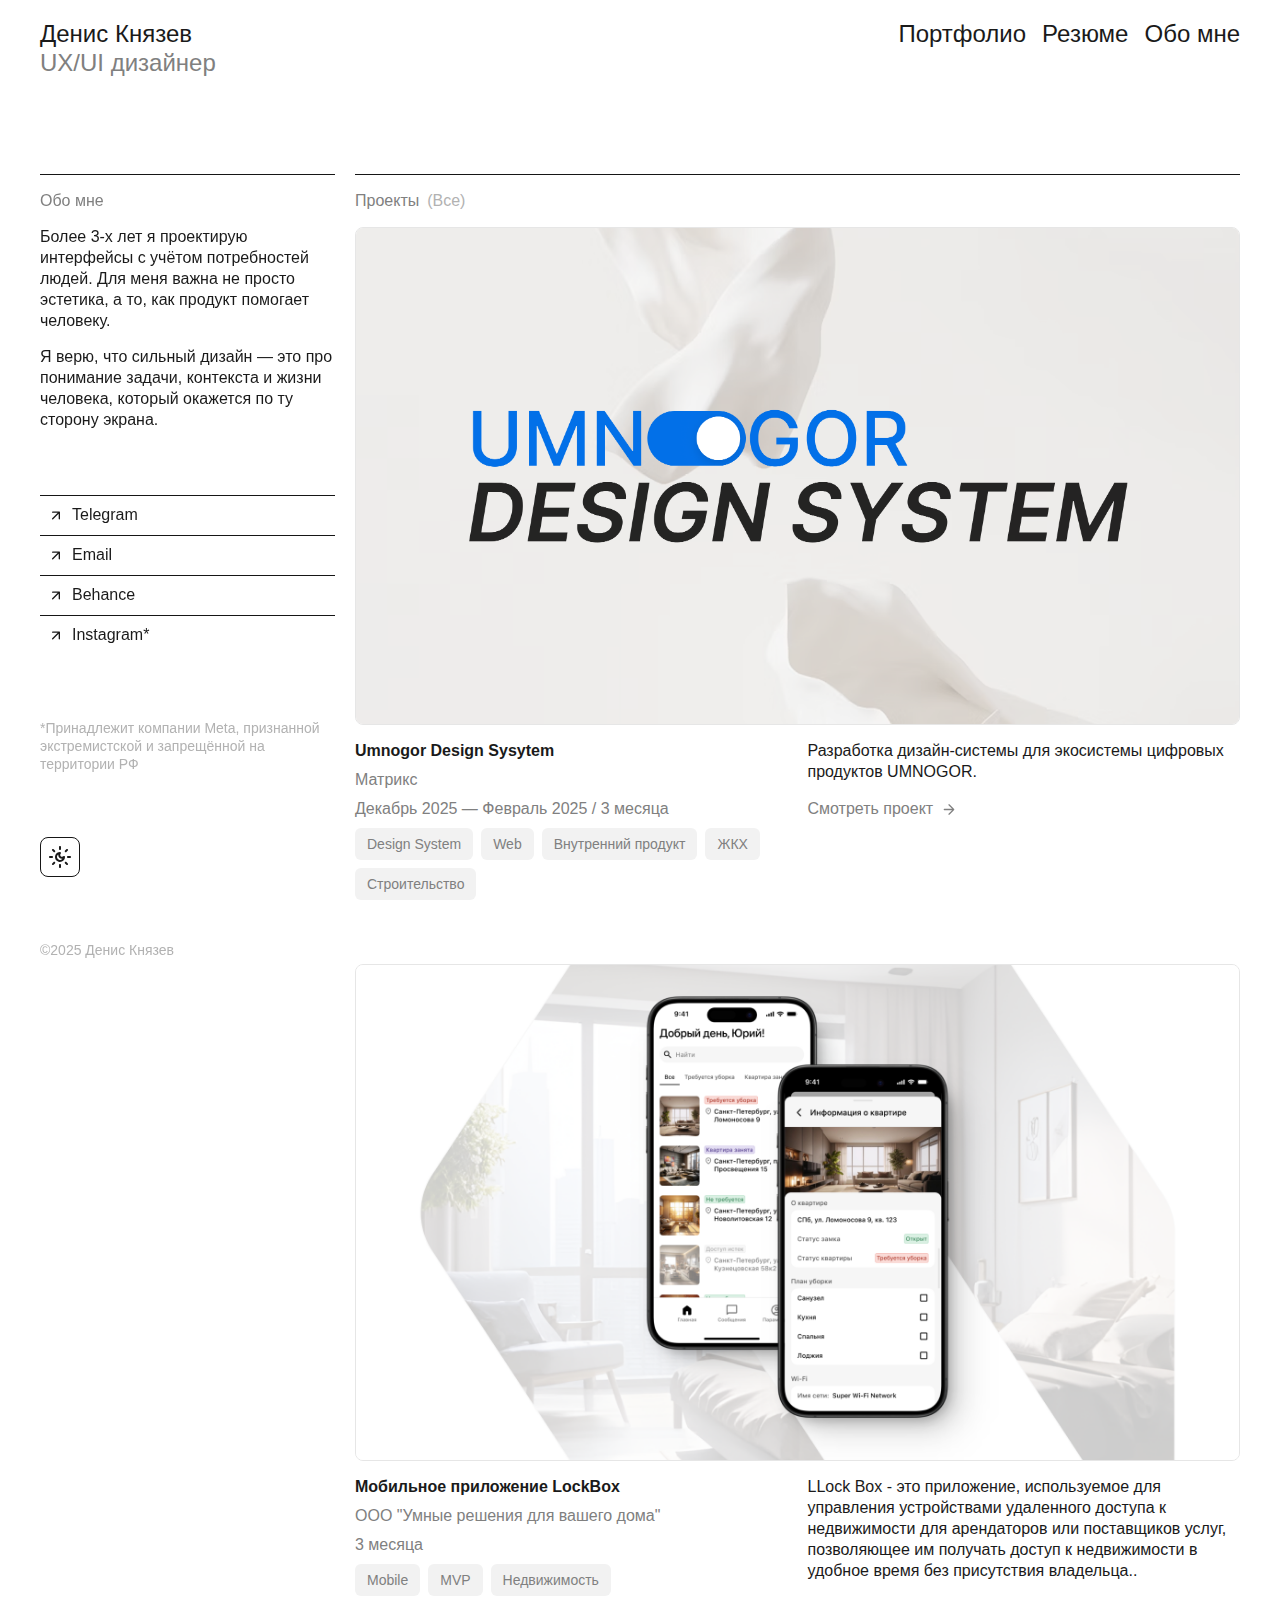
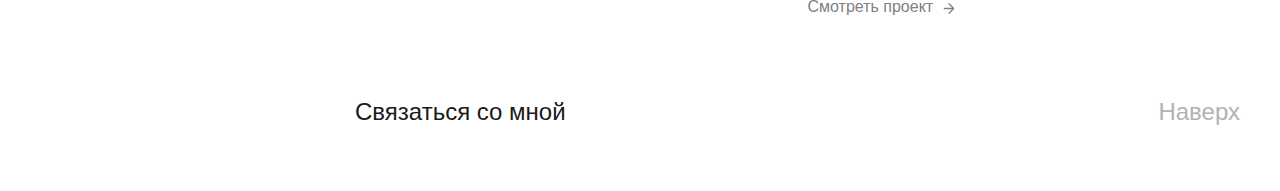
<file: index.html>
<!DOCTYPE html>
<html lang="ru" data-theme="light">
    <head>
        <meta charset="UTF-8">
        <meta name="viewport" content="width=device-width, initial-scale=1.0">

        <meta name="theme-color" media="(prefers-color-scheme: light)" content="#ffffff" />
        <meta name="theme-color" media="(prefers-color-scheme: dark)" content="#2C2C2C" />

        <title>Денис Князев | UX/UI designer</title>
        <meta name="description" content="Более 3-х лет я проектирую интерфейсы с учётом потребностей людей. Для меня важна не просто эстетика, а то, как продукт помогает человеку.">
        <meta name="author" content="Денис Князев">

        <link rel="icon" href="assets/icons/favicon.png">

        <link rel="stylesheet" href="styles/main.css">
    </head>

    <body>

        <header class="page-header">
            <h1 class="page-title text-large-title">
                <span class="text-primary">Денис Князев</span>
                <span class="text-secondary">UX/UI дизайнер</span>
            </h1>

            <nav>
                <ul class="main-nav">
                    <li><a href="okak.html" class="nav-link text-large-title text-primary">Портфолио</a></li>
                    <li><a href="okak.html" class="nav-link text-large-title text-primary">Резюме</a></li>
                    <li><a href="okak.html" class="nav-link text-large-title text-primary">Обо мне</a></li>
                </ul>
            </nav>

            <button id="burger" class="burger">
                <svg xmlns="http://www.w3.org/2000/svg" width="24" height="24" viewBox="0 0 24 24" fill="currentColor">
                    <path d="M20 17C20.5523 17 21 17.4477 21 18C21 18.5523 20.5523 19 20 19H4C3.44772 19 3 18.5523 3 18C3 17.4477 3.44772 17 4 17H20ZM20 11C20.5523 11 21 11.4477 21 12C21 12.5523 20.5523 13 20 13H4C3.44772 13 3 12.5523 3 12C3 11.4477 3.44772 11 4 11H20ZM20 5C20.5523 5 21 5.44772 21 6C21 6.55228 20.5523 7 20 7H4C3.44772 7 3 6.55228 3 6C3 5.44772 3.44772 5 4 5H20Z"/>
                </svg>
            </button>
        </header>

        <div id="overlay" class="overlay hidden">
            <header class="menu-header">
                <h1 class="menu-title text-large-title">
                    <span class="text-primary">Денис Князев</span>
                    <span class="text-secondary">UX/UI дизайнер</span>
                </h1>
                <button id="close" class="close">
                    <svg xmlns="http://www.w3.org/2000/svg" viewBox="0 0 24 24" fill="currentColor">
                        <path d="M17.293 5.29303C17.6836 4.9025 18.3166 4.9025 18.7071 5.29303C19.0976 5.68355 19.0976 6.31657 18.7071 6.70709L13.4141 12.0001L18.7071 17.293L18.7759 17.3687C19.0963 17.7615 19.0732 18.341 18.7071 18.7071C18.341 19.0732 17.7615 19.0963 17.3687 18.7759L17.293 18.7071L12.0001 13.4141L6.70709 18.7071C6.31657 19.0976 5.68355 19.0976 5.29303 18.7071C4.9025 18.3166 4.9025 17.6836 5.29303 17.293L10.586 12.0001L5.29303 6.70709L5.22418 6.63141C4.90378 6.23863 4.92689 5.65916 5.29303 5.29303C5.65916 4.92689 6.23863 4.90378 6.63141 5.22418L6.70709 5.29303L12.0001 10.586L17.293 5.29303Z"/>
                    </svg>
                </button>
            </header>

            <nav>
                <ul class="main-nav-mobile">
                    <li><a href="okak.html" class="nav-link text-large-title text-primary">Портфолио</a></li>
                    <li><a href="okak.html" class="nav-link text-large-title text-primary">Резюме</a></li>
                    <li><a href="okak.html" class="nav-link text-large-title text-primary">Обо мне</a></li>
                </ul>
            </nav>

            <nav class="contacts">
                    <ul class="contacts">
                        <li>
                            <a href="https://t.me/knyaze_v_denis" target="_blank" class="contact-link text-body text-primary">
                                <svg class="icon" xmlns="http://www.w3.org/2000/svg" viewBox="0 0 16 16" fill="currentColor">
                                    <path d="M12 11.8333C12 12.2015 11.7015 12.5 11.3333 12.5C10.9651 12.5 10.6667 12.2015 10.6667 11.8333V6.77604L5.13802 12.3047C4.87767 12.565 4.45566 12.565 4.19531 12.3047C3.93496 12.0443 3.93496 11.6223 4.19531 11.362L9.72396 5.83333H4.66667C4.29848 5.83333 4 5.53486 4 5.16667C4 4.79848 4.29848 4.5 4.66667 4.5H11.3333L11.4014 4.50358C11.7376 4.53767 12 4.82145 12 5.16667V11.8333Z"/>
                                </svg>
                                <span>Telegram</span>
                            </a>
                        </li>
                        <li>
                            <a href="mailto:knyaze.v.denis@yandex.ru?subject=Запрос%20на%20сотрудничество&body=Привет!%0A%0AЯ увидел твой сайт и хотел бы обсудить возможное сотрудничество.%0A%0AВот немного информации о проекте:%0A– Что за проект:%0A– Ожидаемые сроки:%0A– Бюджет (если есть):%0A%0AБуду рад(а) услышать твоё мнение!%0A%0AС уважением,%0A[Ваше имя]" class="contact-link text-body text-primary">
                                <svg class="icon" xmlns="http://www.w3.org/2000/svg" viewBox="0 0 16 16" fill="currentColor">
                                    <path d="M12 11.8333C12 12.2015 11.7015 12.5 11.3333 12.5C10.9651 12.5 10.6667 12.2015 10.6667 11.8333V6.77604L5.13802 12.3047C4.87767 12.565 4.45566 12.565 4.19531 12.3047C3.93496 12.0443 3.93496 11.6223 4.19531 11.362L9.72396 5.83333H4.66667C4.29848 5.83333 4 5.53486 4 5.16667C4 4.79848 4.29848 4.5 4.66667 4.5H11.3333L11.4014 4.50358C11.7376 4.53767 12 4.82145 12 5.16667V11.8333Z"/>
                                </svg>
                                <span>Email</span>
                            </a>
                        </li>
                        <li>
                            <a href="https://www.behance.net/knyazevdenis" target="_blank" class="contact-link text-body text-primary">
                                <svg class="icon" xmlns="http://www.w3.org/2000/svg" viewBox="0 0 16 16" fill="currentColor">
                                    <path d="M12 11.8333C12 12.2015 11.7015 12.5 11.3333 12.5C10.9651 12.5 10.6667 12.2015 10.6667 11.8333V6.77604L5.13802 12.3047C4.87767 12.565 4.45566 12.565 4.19531 12.3047C3.93496 12.0443 3.93496 11.6223 4.19531 11.362L9.72396 5.83333H4.66667C4.29848 5.83333 4 5.53486 4 5.16667C4 4.79848 4.29848 4.5 4.66667 4.5H11.3333L11.4014 4.50358C11.7376 4.53767 12 4.82145 12 5.16667V11.8333Z"/>
                                </svg>
                                <span>Behance</span>
                            </a>
                        </li>
                        <li>
                            <a href="https://www.instagram.com/knyazev.design?igsh=aDJkZXhpbDF3bmpn&utm_source=qr" target="_blank" class="contact-link text-body text-primary">
                                <svg class="icon" xmlns="http://www.w3.org/2000/svg" viewBox="0 0 16 16" fill="currentColor">
                                    <path d="M12 11.8333C12 12.2015 11.7015 12.5 11.3333 12.5C10.9651 12.5 10.6667 12.2015 10.6667 11.8333V6.77604L5.13802 12.3047C4.87767 12.565 4.45566 12.565 4.19531 12.3047C3.93496 12.0443 3.93496 11.6223 4.19531 11.362L9.72396 5.83333H4.66667C4.29848 5.83333 4 5.53486 4 5.16667C4 4.79848 4.29848 4.5 4.66667 4.5H11.3333L11.4014 4.50358C11.7376 4.53767 12 4.82145 12 5.16667V11.8333Z"/>
                                </svg>
                                <span>Instagram*</span>
                            </a>
                        </li>
                        <!-- <li>
                            <a href="#" class="contact-link text-body text-primary">
                                <svg class="icon" xmlns="http://www.w3.org/2000/svg" viewBox="0 0 16 16" fill="currentColor">
                                    <path d="M12 11.8333C12 12.2015 11.7015 12.5 11.3333 12.5C10.9651 12.5 10.6667 12.2015 10.6667 11.8333V6.77604L5.13802 12.3047C4.87767 12.565 4.45566 12.565 4.19531 12.3047C3.93496 12.0443 3.93496 11.6223 4.19531 11.362L9.72396 5.83333H4.66667C4.29848 5.83333 4 5.53486 4 5.16667C4 4.79848 4.29848 4.5 4.66667 4.5H11.3333L11.4014 4.50358C11.7376 4.53767 12 4.82145 12 5.16667V11.8333Z"/>
                                </svg>
                                <span>LinkedIn</span>
                            </a>
                        </li> -->
                        
                    </ul>
                </nav>

                <p class="footnote text-body-small text-tertiary">*Принадлежит компании Meta, признанной экстремистской и запрещённой на территории РФ</p>

                <!-- <button id="theme-toggle-mobile" class="theme-toggle-mobile">
                    <svg class="icon" xmlns="http://www.w3.org/2000/svg" viewBox="0 0 24 24" fill="currentColor">
                        <path d="M11 22V20C11 19.4477 11.4477 19 12 19C12.5523 19 13 19.4477 13 20V22C13 22.5523 12.5523 23 12 23C11.4477 23 11 22.5523 11 22ZM7.00732 18.4072L5.60693 19.8071C5.2164 20.1976 4.58336 20.1976 4.19287 19.8071C3.80238 19.4166 3.80244 18.7836 4.19287 18.3931L5.59277 16.9927L7.00732 18.4072ZM19.8071 18.3931L19.876 18.4688C20.1963 18.8615 20.1732 19.441 19.8071 19.8071C19.441 20.1732 18.8615 20.1963 18.4688 19.876L18.3931 19.8071L16.9927 18.4072L18.4072 16.9927L19.8071 18.3931ZM5.59277 16.9927C5.9833 16.6022 6.61682 16.6022 7.00732 16.9927C7.39783 17.3832 7.3978 18.0167 7.00732 18.4072L5.59277 16.9927ZM16.9927 16.9927C17.3832 16.6022 18.0167 16.6022 18.4072 16.9927L16.9927 18.4072C16.6022 18.0167 16.6022 17.3832 16.9927 16.9927ZM12 7C12.3984 7 12.7589 7.23657 12.9175 7.60205C13.076 7.96746 13.0025 8.39219 12.7305 8.68311C12.4061 9.02983 12.2289 9.48915 12.2368 9.96387C12.2447 10.4386 12.4368 10.8918 12.7725 11.2275C13.1082 11.5632 13.5614 11.7553 14.0361 11.7632C14.5108 11.7711 14.9702 11.5939 15.3169 11.2695C15.6078 10.9975 16.0325 10.924 16.3979 11.0825C16.7634 11.2411 17 11.6016 17 12C17 12.9889 16.7066 13.9556 16.1572 14.7778C15.6078 15.6 14.8272 16.2412 13.9136 16.6196C12.9999 16.9981 11.9943 17.0967 11.0244 16.9038C10.0546 16.7109 9.16358 16.2349 8.46436 15.5356C7.76513 14.8364 7.28914 13.9454 7.09619 12.9756C6.90327 12.0057 7.00193 11.0001 7.38037 10.0864C7.75881 9.17283 8.39996 8.39217 9.22217 7.84277C10.0444 7.29337 11.0111 7 12 7ZM10.2559 9.55908C9.79967 9.88505 9.44356 10.3329 9.22852 10.8521C9.00146 11.4002 8.94186 12.0035 9.05762 12.5854C9.17339 13.1673 9.45939 13.7016 9.87891 14.1211C10.2984 14.5406 10.8327 14.8266 11.4146 14.9424C11.9965 15.0581 12.5998 14.9985 13.1479 14.7715C13.6671 14.5564 14.1145 14.1999 14.4404 13.7437C14.2957 13.7578 14.1497 13.7651 14.0029 13.7627C13.0094 13.7461 12.061 13.3442 11.3584 12.6416C10.6558 11.939 10.2539 10.9906 10.2373 9.99707C10.2349 9.85012 10.2416 9.70396 10.2559 9.55908ZM4 11C4.55228 11 5 11.4477 5 12C5 12.5523 4.55228 13 4 13H2C1.44772 13 1 12.5523 1 12C1 11.4477 1.44772 11 2 11H4ZM22 11C22.5523 11 23 11.4477 23 12C23 12.5523 22.5523 13 22 13H20C19.4477 13 19 12.5523 19 12C19 11.4477 19.4477 11 20 11H22ZM7.00732 5.59277C7.3978 5.9833 7.39783 6.61682 7.00732 7.00732C6.61682 7.39783 5.9833 7.3978 5.59277 7.00732L7.00732 5.59277ZM18.4072 7.00732C18.0167 7.3978 17.3832 7.39783 16.9927 7.00732C16.6022 6.61682 16.6022 5.9833 16.9927 5.59277L18.4072 7.00732ZM4.19287 4.19287C4.55897 3.82677 5.13848 3.80372 5.53125 4.12402L5.60693 4.19287L7.00732 5.59277L5.59277 7.00732L4.19287 5.60693L4.12402 5.53125C3.80372 5.13848 3.82677 4.55897 4.19287 4.19287ZM18.4688 4.12402C18.8615 3.80372 19.441 3.82677 19.8071 4.19287C20.1732 4.55897 20.1963 5.13848 19.876 5.53125L19.8071 5.60693L18.4072 7.00732L16.9927 5.59277L18.3931 4.19287L18.4688 4.12402ZM11 4V2C11 1.44772 11.4477 1 12 1C12.5523 1 13 1.44772 13 2V4C13 4.55228 12.5523 5 12 5C11.4477 5 11 4.55228 11 4Z"/>
                    </svg>
                </button> -->

            <p class="copy text-body-small text-tertiary">&copy;2025 Денис Князев</p>

        </div>

        <main class="page-content">
            <aside class="sidebar">
                <section class="short-about">
                    <h2 class="text-body text-secondary">Обо мне</h2>
                    <p class="text-body text-primary">Более 3-х лет я проектирую интерфейсы с учётом потребностей людей. Для меня важна не просто эстетика, а то, как продукт помогает человеку.</p>
                    <p class="text-body text-primary">Я верю, что сильный дизайн — это про понимание задачи, контекста и жизни человека, который окажется по ту сторону экрана.</p>
                </section>

                <nav class="contacts">
                    <ul class="contacts">
                        <li>
                            <a href="https://t.me/knyaze_v_denis" target="_blank" class="contact-link text-body text-primary">
                                <svg class="icon" xmlns="http://www.w3.org/2000/svg" viewBox="0 0 16 16" fill="currentColor">
                                    <path d="M12 11.8333C12 12.2015 11.7015 12.5 11.3333 12.5C10.9651 12.5 10.6667 12.2015 10.6667 11.8333V6.77604L5.13802 12.3047C4.87767 12.565 4.45566 12.565 4.19531 12.3047C3.93496 12.0443 3.93496 11.6223 4.19531 11.362L9.72396 5.83333H4.66667C4.29848 5.83333 4 5.53486 4 5.16667C4 4.79848 4.29848 4.5 4.66667 4.5H11.3333L11.4014 4.50358C11.7376 4.53767 12 4.82145 12 5.16667V11.8333Z"/>
                                </svg>
                                <span>Telegram</span>
                            </a>
                        </li>
                        <li>
                            <a href="mailto:knyaze.v.denis@yandex.ru?subject=Запрос%20на%20сотрудничество&body=Привет!%0A%0AЯ увидел твой сайт и хотел бы обсудить возможное сотрудничество.%0A%0AВот немного информации о проекте:%0A– Что за проект:%0A– Ожидаемые сроки:%0A– Бюджет (если есть):%0A%0AБуду рад(а) услышать твоё мнение!%0A%0AС уважением,%0A[Ваше имя]" class="contact-link text-body text-primary">
                                <svg class="icon" xmlns="http://www.w3.org/2000/svg" viewBox="0 0 16 16" fill="currentColor">
                                    <path d="M12 11.8333C12 12.2015 11.7015 12.5 11.3333 12.5C10.9651 12.5 10.6667 12.2015 10.6667 11.8333V6.77604L5.13802 12.3047C4.87767 12.565 4.45566 12.565 4.19531 12.3047C3.93496 12.0443 3.93496 11.6223 4.19531 11.362L9.72396 5.83333H4.66667C4.29848 5.83333 4 5.53486 4 5.16667C4 4.79848 4.29848 4.5 4.66667 4.5H11.3333L11.4014 4.50358C11.7376 4.53767 12 4.82145 12 5.16667V11.8333Z"/>
                                </svg>
                                <span>Email</span>
                            </a>
                        </li>
                        <li>
                            <a href="https://www.behance.net/knyazevdenis" target="_blank" class="contact-link text-body text-primary">
                                <svg class="icon" xmlns="http://www.w3.org/2000/svg" viewBox="0 0 16 16" fill="currentColor">
                                    <path d="M12 11.8333C12 12.2015 11.7015 12.5 11.3333 12.5C10.9651 12.5 10.6667 12.2015 10.6667 11.8333V6.77604L5.13802 12.3047C4.87767 12.565 4.45566 12.565 4.19531 12.3047C3.93496 12.0443 3.93496 11.6223 4.19531 11.362L9.72396 5.83333H4.66667C4.29848 5.83333 4 5.53486 4 5.16667C4 4.79848 4.29848 4.5 4.66667 4.5H11.3333L11.4014 4.50358C11.7376 4.53767 12 4.82145 12 5.16667V11.8333Z"/>
                                </svg>
                                <span>Behance</span>
                            </a>
                        </li>
                        <li>
                            <a href="https://www.instagram.com/knyazev.design?igsh=aDJkZXhpbDF3bmpn&utm_source=qr" target="_blank" class="contact-link text-body text-primary">
                                <svg class="icon" xmlns="http://www.w3.org/2000/svg" viewBox="0 0 16 16" fill="currentColor">
                                    <path d="M12 11.8333C12 12.2015 11.7015 12.5 11.3333 12.5C10.9651 12.5 10.6667 12.2015 10.6667 11.8333V6.77604L5.13802 12.3047C4.87767 12.565 4.45566 12.565 4.19531 12.3047C3.93496 12.0443 3.93496 11.6223 4.19531 11.362L9.72396 5.83333H4.66667C4.29848 5.83333 4 5.53486 4 5.16667C4 4.79848 4.29848 4.5 4.66667 4.5H11.3333L11.4014 4.50358C11.7376 4.53767 12 4.82145 12 5.16667V11.8333Z"/>
                                </svg>
                                <span>Instagram*</span>
                            </a>
                        </li>
                        <!-- <li>
                            <a href="#" target="_blank" class="contact-link text-body text-primary">
                                <svg class="icon" xmlns="http://www.w3.org/2000/svg" viewBox="0 0 16 16" fill="currentColor">
                                    <path d="M12 11.8333C12 12.2015 11.7015 12.5 11.3333 12.5C10.9651 12.5 10.6667 12.2015 10.6667 11.8333V6.77604L5.13802 12.3047C4.87767 12.565 4.45566 12.565 4.19531 12.3047C3.93496 12.0443 3.93496 11.6223 4.19531 11.362L9.72396 5.83333H4.66667C4.29848 5.83333 4 5.53486 4 5.16667C4 4.79848 4.29848 4.5 4.66667 4.5H11.3333L11.4014 4.50358C11.7376 4.53767 12 4.82145 12 5.16667V11.8333Z"/>
                                </svg>
                                <span>LinkedIn</span>
                            </a>
                        </li> -->
                        
                    </ul>
                </nav>

                <p class="footnote text-body-small text-tertiary">*Принадлежит компании Meta, признанной экстремистской и запрещённой на территории РФ</p>

                <button id="theme-toggle" class="theme-toggle">
                    <svg class="icon" xmlns="http://www.w3.org/2000/svg" viewBox="0 0 24 24" fill="currentColor">
                        <path d="M11 22V20C11 19.4477 11.4477 19 12 19C12.5523 19 13 19.4477 13 20V22C13 22.5523 12.5523 23 12 23C11.4477 23 11 22.5523 11 22ZM7.00732 18.4072L5.60693 19.8071C5.2164 20.1976 4.58336 20.1976 4.19287 19.8071C3.80238 19.4166 3.80244 18.7836 4.19287 18.3931L5.59277 16.9927L7.00732 18.4072ZM19.8071 18.3931L19.876 18.4688C20.1963 18.8615 20.1732 19.441 19.8071 19.8071C19.441 20.1732 18.8615 20.1963 18.4688 19.876L18.3931 19.8071L16.9927 18.4072L18.4072 16.9927L19.8071 18.3931ZM5.59277 16.9927C5.9833 16.6022 6.61682 16.6022 7.00732 16.9927C7.39783 17.3832 7.3978 18.0167 7.00732 18.4072L5.59277 16.9927ZM16.9927 16.9927C17.3832 16.6022 18.0167 16.6022 18.4072 16.9927L16.9927 18.4072C16.6022 18.0167 16.6022 17.3832 16.9927 16.9927ZM12 7C12.3984 7 12.7589 7.23657 12.9175 7.60205C13.076 7.96746 13.0025 8.39219 12.7305 8.68311C12.4061 9.02983 12.2289 9.48915 12.2368 9.96387C12.2447 10.4386 12.4368 10.8918 12.7725 11.2275C13.1082 11.5632 13.5614 11.7553 14.0361 11.7632C14.5108 11.7711 14.9702 11.5939 15.3169 11.2695C15.6078 10.9975 16.0325 10.924 16.3979 11.0825C16.7634 11.2411 17 11.6016 17 12C17 12.9889 16.7066 13.9556 16.1572 14.7778C15.6078 15.6 14.8272 16.2412 13.9136 16.6196C12.9999 16.9981 11.9943 17.0967 11.0244 16.9038C10.0546 16.7109 9.16358 16.2349 8.46436 15.5356C7.76513 14.8364 7.28914 13.9454 7.09619 12.9756C6.90327 12.0057 7.00193 11.0001 7.38037 10.0864C7.75881 9.17283 8.39996 8.39217 9.22217 7.84277C10.0444 7.29337 11.0111 7 12 7ZM10.2559 9.55908C9.79967 9.88505 9.44356 10.3329 9.22852 10.8521C9.00146 11.4002 8.94186 12.0035 9.05762 12.5854C9.17339 13.1673 9.45939 13.7016 9.87891 14.1211C10.2984 14.5406 10.8327 14.8266 11.4146 14.9424C11.9965 15.0581 12.5998 14.9985 13.1479 14.7715C13.6671 14.5564 14.1145 14.1999 14.4404 13.7437C14.2957 13.7578 14.1497 13.7651 14.0029 13.7627C13.0094 13.7461 12.061 13.3442 11.3584 12.6416C10.6558 11.939 10.2539 10.9906 10.2373 9.99707C10.2349 9.85012 10.2416 9.70396 10.2559 9.55908ZM4 11C4.55228 11 5 11.4477 5 12C5 12.5523 4.55228 13 4 13H2C1.44772 13 1 12.5523 1 12C1 11.4477 1.44772 11 2 11H4ZM22 11C22.5523 11 23 11.4477 23 12C23 12.5523 22.5523 13 22 13H20C19.4477 13 19 12.5523 19 12C19 11.4477 19.4477 11 20 11H22ZM7.00732 5.59277C7.3978 5.9833 7.39783 6.61682 7.00732 7.00732C6.61682 7.39783 5.9833 7.3978 5.59277 7.00732L7.00732 5.59277ZM18.4072 7.00732C18.0167 7.3978 17.3832 7.39783 16.9927 7.00732C16.6022 6.61682 16.6022 5.9833 16.9927 5.59277L18.4072 7.00732ZM4.19287 4.19287C4.55897 3.82677 5.13848 3.80372 5.53125 4.12402L5.60693 4.19287L7.00732 5.59277L5.59277 7.00732L4.19287 5.60693L4.12402 5.53125C3.80372 5.13848 3.82677 4.55897 4.19287 4.19287ZM18.4688 4.12402C18.8615 3.80372 19.441 3.82677 19.8071 4.19287C20.1732 4.55897 20.1963 5.13848 19.876 5.53125L19.8071 5.60693L18.4072 7.00732L16.9927 5.59277L18.3931 4.19287L18.4688 4.12402ZM11 4V2C11 1.44772 11.4477 1 12 1C12.5523 1 13 1.44772 13 2V4C13 4.55228 12.5523 5 12 5C11.4477 5 11 4.55228 11 4Z"/>
                    </svg>
                </button>

                <p class="copy text-body-small text-tertiary">&copy;2025 Денис Князев</p>
            </aside>

            <section class="projects">
                <header class="projects-header">
                    <h2 class="text-body text-secondary">Проекты</h2>
                    <a href="okak.html" class="link-button text-body text-tertiary">(Все)</a>
                </header>

                <div class="projects-list">
                    <article class="project-card">
                        <a href="okak.html">
                            <img class="project-cover" src="assets/images/uds-cover.png">
                        </a>

                        <div class="project-content">
                            <div class="project-info">
                                <h3 class="text-title text-primary">Umnogor Design Sysytem</h3>
                                <p class="text-body text-secondary">Матрикс</p>
                                <p class="text-body text-secondary">Декабрь 2025 — Февраль 2025 / 3 месяца</p>
                                
                                <ul class="tag-list">
                                    <li class="tag text-body-small text-secondary">Design System</li>
                                    <li class="tag text-body-small text-secondary">Web</li>
                                    <li class="tag text-body-small text-secondary">Внутренний продукт</li>
                                    <li class="tag text-body-small text-secondary">ЖКХ</li>
                                    <li class="tag text-body-small text-secondary">Строительство</li>
                                </ul>
                            </div>

                            <div class="project-description">
                                <p class="text-body text-primary">Разработка дизайн-системы для экосистемы цифровых продуктов UMNOGOR.</p>
                                <a href="okak.html" class="project-link text-body text-secondary">
                                    <span>Смотреть проект</span>
                                    <svg class="icon" xmlns="http://www.w3.org/2000/svg" viewBox="0 0 16 16" fill="currentColor">
                                        <path d="M7.528 3.36186C7.77208 3.11777 8.1584 3.10236 8.42025 3.31596L8.4707 3.36186L13.1374 8.02852C13.3977 8.28887 13.3977 8.71088 13.1374 8.97123L8.4707 13.6379C8.21035 13.8982 7.78834 13.8982 7.528 13.6379C7.26765 13.3775 7.26765 12.9555 7.528 12.6952L11.0566 9.16654H3.33268C2.96449 9.16654 2.66602 8.86807 2.66602 8.49988C2.66602 8.13169 2.96449 7.83321 3.33268 7.83321H11.0566L7.528 4.30456L7.4821 4.25411C7.2685 3.99226 7.28391 3.60594 7.528 3.36186Z"/>
                                    </svg>
                                </a>
                            </div>
                        </div>
                    </article>
                    
                    <article class="project-card">
                        <a href="okak.html">
                            <img class="project-cover" src="assets/images/lock-box-cover.png">
                        </a>

                        <div class="project-content">
                            <div class="project-info">
                                <h3 class="text-title text-primary">Мобильное приложение LockBox</h3>
                                <p class="text-body text-secondary">ООО "Умные решения для вашего дома"</p>
                                <p class="text-body text-secondary">3 месяца</p>
                                
                                <ul class="tag-list">
                                    <li class="tag text-body-small text-secondary">Mobile</li>
                                    <li class="tag text-body-small text-secondary">MVP</li>
                                    <li class="tag text-body-small text-secondary">Недвижимость</li>
                                </ul>
                            </div>

                            <div class="project-description">
                                <p class="text-body text-primary">LLock Box - это приложение, используемое для управления устройствами удаленного доступа к недвижимости для арендаторов или поставщиков услуг, позволяющее им получать доступ к недвижимости в удобное время без присутствия владельца..</p>
                                <a href="okak.html" class="project-link text-body text-secondary">
                                    <span>Смотреть проект</span>
                                    <svg class="icon" xmlns="http://www.w3.org/2000/svg" viewBox="0 0 16 16" fill="currentColor">
                                        <path d="M7.528 3.36186C7.77208 3.11777 8.1584 3.10236 8.42025 3.31596L8.4707 3.36186L13.1374 8.02852C13.3977 8.28887 13.3977 8.71088 13.1374 8.97123L8.4707 13.6379C8.21035 13.8982 7.78834 13.8982 7.528 13.6379C7.26765 13.3775 7.26765 12.9555 7.528 12.6952L11.0566 9.16654H3.33268C2.96449 9.16654 2.66602 8.86807 2.66602 8.49988C2.66602 8.13169 2.96449 7.83321 3.33268 7.83321H11.0566L7.528 4.30456L7.4821 4.25411C7.2685 3.99226 7.28391 3.60594 7.528 3.36186Z"/>
                                    </svg>
                                </a>
                            </div>
                        </div>
                    </article>
                </div>

                <footer class="projects-footer">
                    <a href="https://t.me/knyaze_v_denis" target="_blank" class="nav-link text-large-title text-primary">Связаться со мной</a>
                    <a href="#" class="link-button text-large-title text-tertiary">Наверх</a>
                </footer>

            </section>
        </main>


        <script>
            const html = document.documentElement;
            const toggle = document.getElementById('theme-toggle');

            // 1. Проверяем, была ли уже сохранена тема
            const savedTheme = localStorage.getItem('theme');

            if (savedTheme) {
                html.setAttribute('data-theme', savedTheme);
            } else {
                // 2. Иначе определяем по системной настройке
                const prefersDark = window.matchMedia('(prefers-color-scheme: dark)').matches;
                html.setAttribute('data-theme', prefersDark ? 'dark' : 'light');
            }

            // 3. Переключение вручную
            toggle.addEventListener('click', () => {
                const current = html.getAttribute('data-theme');
                const next = current === 'dark' ? 'light' : 'dark';
                html.setAttribute('data-theme', next);
                localStorage.setItem('theme', next); // сохраняем выбор
            });
        </script>


        <script>
            const burger = document.getElementById('burger');
            const overlay = document.getElementById('overlay');
            const closeBtn = document.getElementById('close');

            // Показать меню
            burger.addEventListener('click', () => {
            overlay.classList.remove('hidden');
            overlay.classList.add('show');
            });

            // Скрыть меню
            closeBtn.addEventListener('click', () => {
            overlay.classList.remove('show');
            overlay.classList.add('hidden');
            });

            // Клик вне меню (по затемнённому фону)
            overlay.addEventListener('click', (e) => {
            if (e.target === overlay) {
                overlay.classList.remove('show');
                overlay.classList.add('hidden');
            }
            });
        </script>
    </body>
</html>
</file>
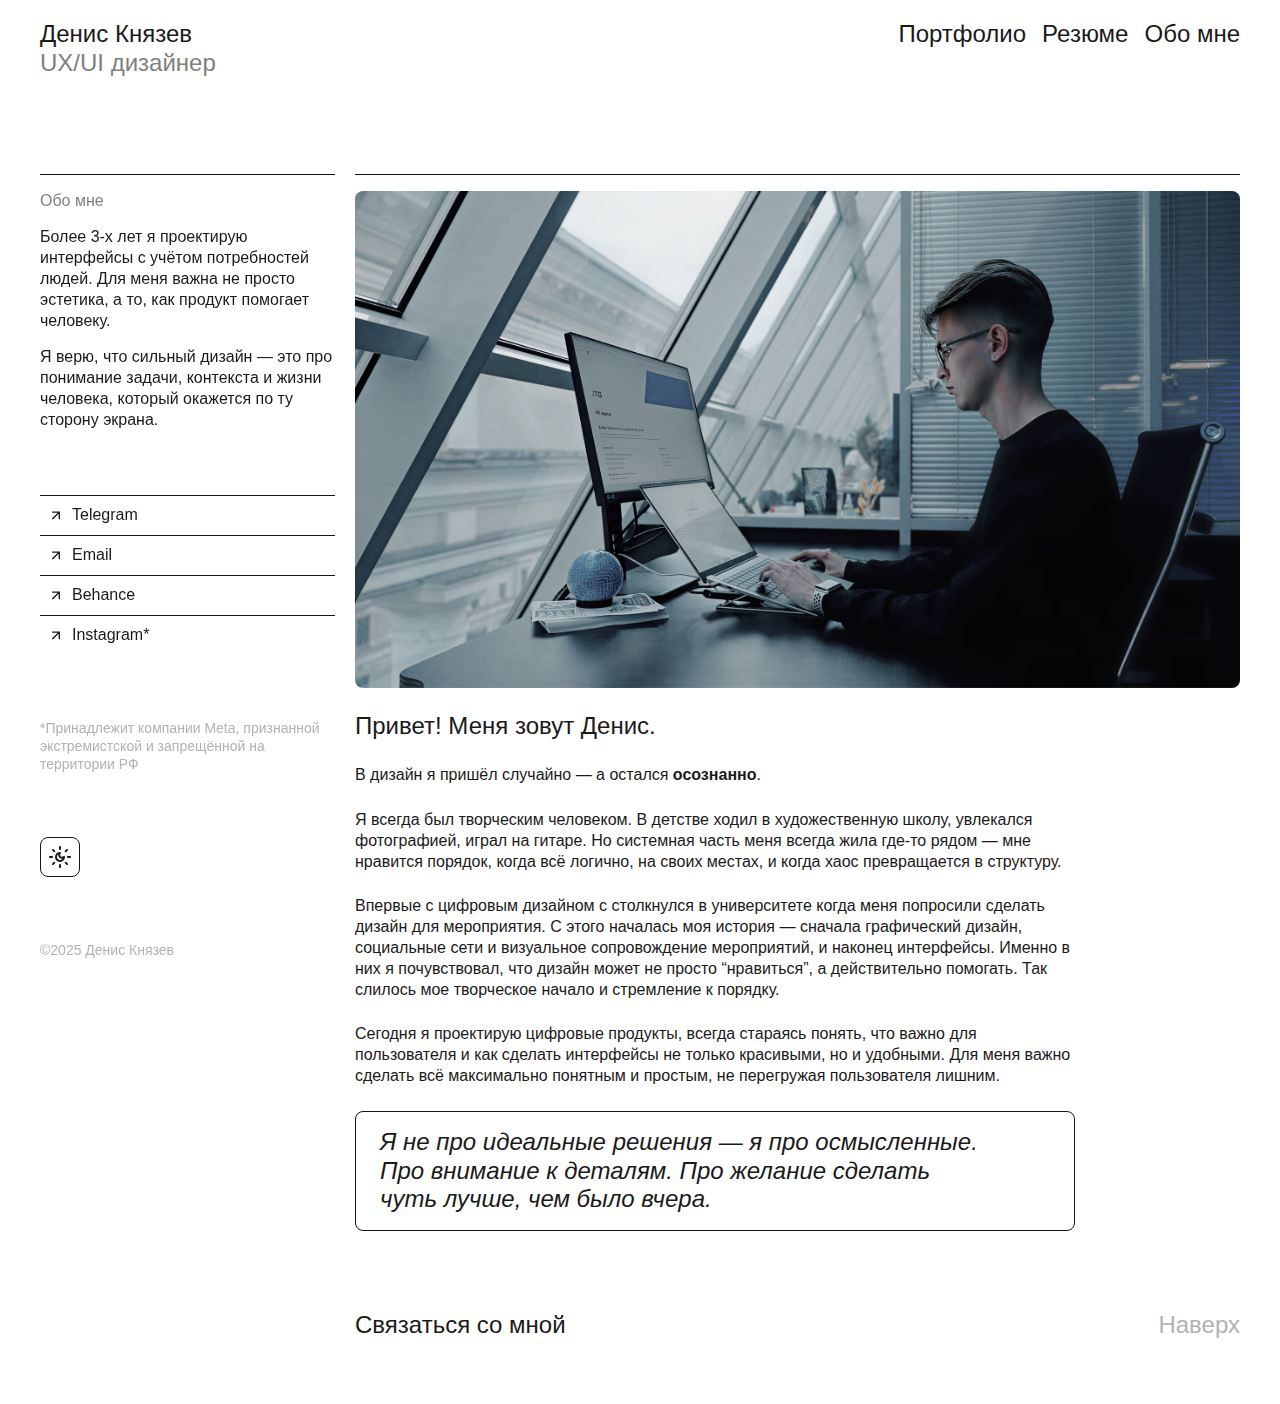
<file: about-me.html>
<!DOCTYPE html>
<html lang="ru" data-theme="light">
    <head>
        <meta charset="UTF-8">
        <meta name="viewport" content="width=device-width, initial-scale=1.0">

        <meta name="theme-color" media="(prefers-color-scheme: light)" content="#ffffff" />
        <meta name="theme-color" media="(prefers-color-scheme: dark)" content="#2C2C2C" />

        <title>Денис Князев | UX/UI designer</title>
        <meta name="description" content="Более 3-х лет я проектирую интерфейсы с учётом потребностей людей. Для меня важна не просто эстетика, а то, как продукт помогает человеку.">
        <meta name="author" content="Денис Князев">

        <link rel="icon" href="assets/icons/favicon.png">

        <link rel="stylesheet" href="styles/main.css">
    </head>

    <body>

        <header class="page-header">
            <a href="index.html">
                <h1 class="page-title text-large-title">
                    <span class="text-primary">Денис Князев</span>
                    <span class="text-secondary">UX/UI дизайнер</span>
                </h1>
            </a>

            <nav>
                <ul class="main-nav">
                    <li><a href="empty-page.html" class="nav-link text-large-title text-primary">Портфолио</a></li>
                    <li><a href="empty-page.html" class="nav-link text-large-title text-primary">Резюме</a></li>
                    <li><a href="about-me.html" class="nav-link text-large-title text-primary">Обо мне</a></li>
                </ul>
            </nav>

            <button id="burger" class="burger">
                <svg xmlns="http://www.w3.org/2000/svg" width="24" height="24" viewBox="0 0 24 24" fill="currentColor">
                    <path d="M20 17C20.5523 17 21 17.4477 21 18C21 18.5523 20.5523 19 20 19H4C3.44772 19 3 18.5523 3 18C3 17.4477 3.44772 17 4 17H20ZM20 11C20.5523 11 21 11.4477 21 12C21 12.5523 20.5523 13 20 13H4C3.44772 13 3 12.5523 3 12C3 11.4477 3.44772 11 4 11H20ZM20 5C20.5523 5 21 5.44772 21 6C21 6.55228 20.5523 7 20 7H4C3.44772 7 3 6.55228 3 6C3 5.44772 3.44772 5 4 5H20Z"/>
                </svg>
            </button>
        </header>

        <div id="overlay" class="overlay hidden">
            <header class="menu-header">
                <h1 class="menu-title text-large-title">
                    <span class="text-primary">Денис Князев</span>
                    <span class="text-secondary">UX/UI дизайнер</span>
                </h1>
                <button id="close" class="close">
                    <svg xmlns="http://www.w3.org/2000/svg" viewBox="0 0 24 24" fill="currentColor">
                        <path d="M17.293 5.29303C17.6836 4.9025 18.3166 4.9025 18.7071 5.29303C19.0976 5.68355 19.0976 6.31657 18.7071 6.70709L13.4141 12.0001L18.7071 17.293L18.7759 17.3687C19.0963 17.7615 19.0732 18.341 18.7071 18.7071C18.341 19.0732 17.7615 19.0963 17.3687 18.7759L17.293 18.7071L12.0001 13.4141L6.70709 18.7071C6.31657 19.0976 5.68355 19.0976 5.29303 18.7071C4.9025 18.3166 4.9025 17.6836 5.29303 17.293L10.586 12.0001L5.29303 6.70709L5.22418 6.63141C4.90378 6.23863 4.92689 5.65916 5.29303 5.29303C5.65916 4.92689 6.23863 4.90378 6.63141 5.22418L6.70709 5.29303L12.0001 10.586L17.293 5.29303Z"/>
                    </svg>
                </button>
            </header>

            <nav>
                <ul class="main-nav-mobile">
                    <li><a href="empty-page.html" class="nav-link text-large-title text-primary">Портфолио</a></li>
                    <li><a href="empty-page.html" class="nav-link text-large-title text-primary">Резюме</a></li>
                    <li><a href="about-me.html" class="nav-link text-large-title text-primary">Обо мне</a></li>
                </ul>
            </nav>

            <nav class="contacts">
                    <ul class="contacts">
                        <li>
                            <a href="https://t.me/knyaze_v_denis" target="_blank" class="contact-link text-body text-primary">
                                <svg class="icon" xmlns="http://www.w3.org/2000/svg" viewBox="0 0 16 16" fill="currentColor">
                                    <path d="M12 11.8333C12 12.2015 11.7015 12.5 11.3333 12.5C10.9651 12.5 10.6667 12.2015 10.6667 11.8333V6.77604L5.13802 12.3047C4.87767 12.565 4.45566 12.565 4.19531 12.3047C3.93496 12.0443 3.93496 11.6223 4.19531 11.362L9.72396 5.83333H4.66667C4.29848 5.83333 4 5.53486 4 5.16667C4 4.79848 4.29848 4.5 4.66667 4.5H11.3333L11.4014 4.50358C11.7376 4.53767 12 4.82145 12 5.16667V11.8333Z"/>
                                </svg>
                                <span>Telegram</span>
                            </a>
                        </li>
                        <li>
                            <a href="mailto:knyaze.v.denis@yandex.ru?subject=Запрос%20на%20сотрудничество&body=Привет!%0A%0AЯ увидел твой сайт и хотел бы обсудить возможное сотрудничество.%0A%0AВот немного информации о проекте:%0A– Что за проект:%0A– Ожидаемые сроки:%0A– Бюджет (если есть):%0A%0AБуду рад(а) услышать твоё мнение!%0A%0AС уважением,%0A[Ваше имя]" class="contact-link text-body text-primary">
                                <svg class="icon" xmlns="http://www.w3.org/2000/svg" viewBox="0 0 16 16" fill="currentColor">
                                    <path d="M12 11.8333C12 12.2015 11.7015 12.5 11.3333 12.5C10.9651 12.5 10.6667 12.2015 10.6667 11.8333V6.77604L5.13802 12.3047C4.87767 12.565 4.45566 12.565 4.19531 12.3047C3.93496 12.0443 3.93496 11.6223 4.19531 11.362L9.72396 5.83333H4.66667C4.29848 5.83333 4 5.53486 4 5.16667C4 4.79848 4.29848 4.5 4.66667 4.5H11.3333L11.4014 4.50358C11.7376 4.53767 12 4.82145 12 5.16667V11.8333Z"/>
                                </svg>
                                <span>Email</span>
                            </a>
                        </li>
                        <li>
                            <a href="https://www.behance.net/knyazevdenis" target="_blank" class="contact-link text-body text-primary">
                                <svg class="icon" xmlns="http://www.w3.org/2000/svg" viewBox="0 0 16 16" fill="currentColor">
                                    <path d="M12 11.8333C12 12.2015 11.7015 12.5 11.3333 12.5C10.9651 12.5 10.6667 12.2015 10.6667 11.8333V6.77604L5.13802 12.3047C4.87767 12.565 4.45566 12.565 4.19531 12.3047C3.93496 12.0443 3.93496 11.6223 4.19531 11.362L9.72396 5.83333H4.66667C4.29848 5.83333 4 5.53486 4 5.16667C4 4.79848 4.29848 4.5 4.66667 4.5H11.3333L11.4014 4.50358C11.7376 4.53767 12 4.82145 12 5.16667V11.8333Z"/>
                                </svg>
                                <span>Behance</span>
                            </a>
                        </li>
                        <li>
                            <a href="https://www.instagram.com/knyazev.design?igsh=aDJkZXhpbDF3bmpn&utm_source=qr" target="_blank" class="contact-link text-body text-primary">
                                <svg class="icon" xmlns="http://www.w3.org/2000/svg" viewBox="0 0 16 16" fill="currentColor">
                                    <path d="M12 11.8333C12 12.2015 11.7015 12.5 11.3333 12.5C10.9651 12.5 10.6667 12.2015 10.6667 11.8333V6.77604L5.13802 12.3047C4.87767 12.565 4.45566 12.565 4.19531 12.3047C3.93496 12.0443 3.93496 11.6223 4.19531 11.362L9.72396 5.83333H4.66667C4.29848 5.83333 4 5.53486 4 5.16667C4 4.79848 4.29848 4.5 4.66667 4.5H11.3333L11.4014 4.50358C11.7376 4.53767 12 4.82145 12 5.16667V11.8333Z"/>
                                </svg>
                                <span>Instagram*</span>
                            </a>
                        </li>
                        <!-- <li>
                            <a href="#" class="contact-link text-body text-primary">
                                <svg class="icon" xmlns="http://www.w3.org/2000/svg" viewBox="0 0 16 16" fill="currentColor">
                                    <path d="M12 11.8333C12 12.2015 11.7015 12.5 11.3333 12.5C10.9651 12.5 10.6667 12.2015 10.6667 11.8333V6.77604L5.13802 12.3047C4.87767 12.565 4.45566 12.565 4.19531 12.3047C3.93496 12.0443 3.93496 11.6223 4.19531 11.362L9.72396 5.83333H4.66667C4.29848 5.83333 4 5.53486 4 5.16667C4 4.79848 4.29848 4.5 4.66667 4.5H11.3333L11.4014 4.50358C11.7376 4.53767 12 4.82145 12 5.16667V11.8333Z"/>
                                </svg>
                                <span>LinkedIn</span>
                            </a>
                        </li> -->
                        
                    </ul>
                </nav>

                <p class="footnote text-body-small text-tertiary">*Принадлежит компании Meta, признанной экстремистской и запрещённой на территории РФ</p>

                <!-- <button id="theme-toggle-mobile" class="theme-toggle-mobile">
                    <svg class="icon" xmlns="http://www.w3.org/2000/svg" viewBox="0 0 24 24" fill="currentColor">
                        <path d="M11 22V20C11 19.4477 11.4477 19 12 19C12.5523 19 13 19.4477 13 20V22C13 22.5523 12.5523 23 12 23C11.4477 23 11 22.5523 11 22ZM7.00732 18.4072L5.60693 19.8071C5.2164 20.1976 4.58336 20.1976 4.19287 19.8071C3.80238 19.4166 3.80244 18.7836 4.19287 18.3931L5.59277 16.9927L7.00732 18.4072ZM19.8071 18.3931L19.876 18.4688C20.1963 18.8615 20.1732 19.441 19.8071 19.8071C19.441 20.1732 18.8615 20.1963 18.4688 19.876L18.3931 19.8071L16.9927 18.4072L18.4072 16.9927L19.8071 18.3931ZM5.59277 16.9927C5.9833 16.6022 6.61682 16.6022 7.00732 16.9927C7.39783 17.3832 7.3978 18.0167 7.00732 18.4072L5.59277 16.9927ZM16.9927 16.9927C17.3832 16.6022 18.0167 16.6022 18.4072 16.9927L16.9927 18.4072C16.6022 18.0167 16.6022 17.3832 16.9927 16.9927ZM12 7C12.3984 7 12.7589 7.23657 12.9175 7.60205C13.076 7.96746 13.0025 8.39219 12.7305 8.68311C12.4061 9.02983 12.2289 9.48915 12.2368 9.96387C12.2447 10.4386 12.4368 10.8918 12.7725 11.2275C13.1082 11.5632 13.5614 11.7553 14.0361 11.7632C14.5108 11.7711 14.9702 11.5939 15.3169 11.2695C15.6078 10.9975 16.0325 10.924 16.3979 11.0825C16.7634 11.2411 17 11.6016 17 12C17 12.9889 16.7066 13.9556 16.1572 14.7778C15.6078 15.6 14.8272 16.2412 13.9136 16.6196C12.9999 16.9981 11.9943 17.0967 11.0244 16.9038C10.0546 16.7109 9.16358 16.2349 8.46436 15.5356C7.76513 14.8364 7.28914 13.9454 7.09619 12.9756C6.90327 12.0057 7.00193 11.0001 7.38037 10.0864C7.75881 9.17283 8.39996 8.39217 9.22217 7.84277C10.0444 7.29337 11.0111 7 12 7ZM10.2559 9.55908C9.79967 9.88505 9.44356 10.3329 9.22852 10.8521C9.00146 11.4002 8.94186 12.0035 9.05762 12.5854C9.17339 13.1673 9.45939 13.7016 9.87891 14.1211C10.2984 14.5406 10.8327 14.8266 11.4146 14.9424C11.9965 15.0581 12.5998 14.9985 13.1479 14.7715C13.6671 14.5564 14.1145 14.1999 14.4404 13.7437C14.2957 13.7578 14.1497 13.7651 14.0029 13.7627C13.0094 13.7461 12.061 13.3442 11.3584 12.6416C10.6558 11.939 10.2539 10.9906 10.2373 9.99707C10.2349 9.85012 10.2416 9.70396 10.2559 9.55908ZM4 11C4.55228 11 5 11.4477 5 12C5 12.5523 4.55228 13 4 13H2C1.44772 13 1 12.5523 1 12C1 11.4477 1.44772 11 2 11H4ZM22 11C22.5523 11 23 11.4477 23 12C23 12.5523 22.5523 13 22 13H20C19.4477 13 19 12.5523 19 12C19 11.4477 19.4477 11 20 11H22ZM7.00732 5.59277C7.3978 5.9833 7.39783 6.61682 7.00732 7.00732C6.61682 7.39783 5.9833 7.3978 5.59277 7.00732L7.00732 5.59277ZM18.4072 7.00732C18.0167 7.3978 17.3832 7.39783 16.9927 7.00732C16.6022 6.61682 16.6022 5.9833 16.9927 5.59277L18.4072 7.00732ZM4.19287 4.19287C4.55897 3.82677 5.13848 3.80372 5.53125 4.12402L5.60693 4.19287L7.00732 5.59277L5.59277 7.00732L4.19287 5.60693L4.12402 5.53125C3.80372 5.13848 3.82677 4.55897 4.19287 4.19287ZM18.4688 4.12402C18.8615 3.80372 19.441 3.82677 19.8071 4.19287C20.1732 4.55897 20.1963 5.13848 19.876 5.53125L19.8071 5.60693L18.4072 7.00732L16.9927 5.59277L18.3931 4.19287L18.4688 4.12402ZM11 4V2C11 1.44772 11.4477 1 12 1C12.5523 1 13 1.44772 13 2V4C13 4.55228 12.5523 5 12 5C11.4477 5 11 4.55228 11 4Z"/>
                    </svg>
                </button> -->

            <p class="copy text-body-small text-tertiary">&copy;2025 Денис Князев</p>

        </div>

        <main class="page-content">
            <aside class="sidebar">
                <section class="short-about mobile-hide">
                    <h2 class="text-body text-secondary">Обо мне</h2>
                    <p class="text-body text-primary">Более 3-х лет я проектирую интерфейсы с учётом потребностей людей. Для меня важна не просто эстетика, а то, как продукт помогает человеку.</p>
                    <p class="text-body text-primary">Я верю, что сильный дизайн — это про понимание задачи, контекста и жизни человека, который окажется по ту сторону экрана.</p>
                </section>

                <nav class="contacts">
                    <ul class="contacts">
                        <li>
                            <a href="https://t.me/knyaze_v_denis" target="_blank" class="contact-link text-body text-primary">
                                <svg class="icon" xmlns="http://www.w3.org/2000/svg" viewBox="0 0 16 16" fill="currentColor">
                                    <path d="M12 11.8333C12 12.2015 11.7015 12.5 11.3333 12.5C10.9651 12.5 10.6667 12.2015 10.6667 11.8333V6.77604L5.13802 12.3047C4.87767 12.565 4.45566 12.565 4.19531 12.3047C3.93496 12.0443 3.93496 11.6223 4.19531 11.362L9.72396 5.83333H4.66667C4.29848 5.83333 4 5.53486 4 5.16667C4 4.79848 4.29848 4.5 4.66667 4.5H11.3333L11.4014 4.50358C11.7376 4.53767 12 4.82145 12 5.16667V11.8333Z"/>
                                </svg>
                                <span>Telegram</span>
                            </a>
                        </li>
                        <li>
                            <a href="mailto:knyaze.v.denis@yandex.ru?subject=Запрос%20на%20сотрудничество&body=Привет!%0A%0AЯ увидел твой сайт и хотел бы обсудить возможное сотрудничество.%0A%0AВот немного информации о проекте:%0A– Что за проект:%0A– Ожидаемые сроки:%0A– Бюджет (если есть):%0A%0AБуду рад(а) услышать твоё мнение!%0A%0AС уважением,%0A[Ваше имя]" class="contact-link text-body text-primary">
                                <svg class="icon" xmlns="http://www.w3.org/2000/svg" viewBox="0 0 16 16" fill="currentColor">
                                    <path d="M12 11.8333C12 12.2015 11.7015 12.5 11.3333 12.5C10.9651 12.5 10.6667 12.2015 10.6667 11.8333V6.77604L5.13802 12.3047C4.87767 12.565 4.45566 12.565 4.19531 12.3047C3.93496 12.0443 3.93496 11.6223 4.19531 11.362L9.72396 5.83333H4.66667C4.29848 5.83333 4 5.53486 4 5.16667C4 4.79848 4.29848 4.5 4.66667 4.5H11.3333L11.4014 4.50358C11.7376 4.53767 12 4.82145 12 5.16667V11.8333Z"/>
                                </svg>
                                <span>Email</span>
                            </a>
                        </li>
                        <li>
                            <a href="https://www.behance.net/knyazevdenis" target="_blank" class="contact-link text-body text-primary">
                                <svg class="icon" xmlns="http://www.w3.org/2000/svg" viewBox="0 0 16 16" fill="currentColor">
                                    <path d="M12 11.8333C12 12.2015 11.7015 12.5 11.3333 12.5C10.9651 12.5 10.6667 12.2015 10.6667 11.8333V6.77604L5.13802 12.3047C4.87767 12.565 4.45566 12.565 4.19531 12.3047C3.93496 12.0443 3.93496 11.6223 4.19531 11.362L9.72396 5.83333H4.66667C4.29848 5.83333 4 5.53486 4 5.16667C4 4.79848 4.29848 4.5 4.66667 4.5H11.3333L11.4014 4.50358C11.7376 4.53767 12 4.82145 12 5.16667V11.8333Z"/>
                                </svg>
                                <span>Behance</span>
                            </a>
                        </li>
                        <li>
                            <a href="https://www.instagram.com/knyazev.design?igsh=aDJkZXhpbDF3bmpn&utm_source=qr" target="_blank" class="contact-link text-body text-primary">
                                <svg class="icon" xmlns="http://www.w3.org/2000/svg" viewBox="0 0 16 16" fill="currentColor">
                                    <path d="M12 11.8333C12 12.2015 11.7015 12.5 11.3333 12.5C10.9651 12.5 10.6667 12.2015 10.6667 11.8333V6.77604L5.13802 12.3047C4.87767 12.565 4.45566 12.565 4.19531 12.3047C3.93496 12.0443 3.93496 11.6223 4.19531 11.362L9.72396 5.83333H4.66667C4.29848 5.83333 4 5.53486 4 5.16667C4 4.79848 4.29848 4.5 4.66667 4.5H11.3333L11.4014 4.50358C11.7376 4.53767 12 4.82145 12 5.16667V11.8333Z"/>
                                </svg>
                                <span>Instagram*</span>
                            </a>
                        </li>
                        <!-- <li>
                            <a href="#" target="_blank" class="contact-link text-body text-primary">
                                <svg class="icon" xmlns="http://www.w3.org/2000/svg" viewBox="0 0 16 16" fill="currentColor">
                                    <path d="M12 11.8333C12 12.2015 11.7015 12.5 11.3333 12.5C10.9651 12.5 10.6667 12.2015 10.6667 11.8333V6.77604L5.13802 12.3047C4.87767 12.565 4.45566 12.565 4.19531 12.3047C3.93496 12.0443 3.93496 11.6223 4.19531 11.362L9.72396 5.83333H4.66667C4.29848 5.83333 4 5.53486 4 5.16667C4 4.79848 4.29848 4.5 4.66667 4.5H11.3333L11.4014 4.50358C11.7376 4.53767 12 4.82145 12 5.16667V11.8333Z"/>
                                </svg>
                                <span>LinkedIn</span>
                            </a>
                        </li> -->
                        
                    </ul>
                </nav>

                <p class="footnote text-body-small text-tertiary">*Принадлежит компании Meta, признанной экстремистской и запрещённой на территории РФ</p>

                <button id="theme-toggle" class="theme-toggle">
                    <svg class="icon" xmlns="http://www.w3.org/2000/svg" viewBox="0 0 24 24" fill="currentColor">
                        <path d="M11 22V20C11 19.4477 11.4477 19 12 19C12.5523 19 13 19.4477 13 20V22C13 22.5523 12.5523 23 12 23C11.4477 23 11 22.5523 11 22ZM7.00732 18.4072L5.60693 19.8071C5.2164 20.1976 4.58336 20.1976 4.19287 19.8071C3.80238 19.4166 3.80244 18.7836 4.19287 18.3931L5.59277 16.9927L7.00732 18.4072ZM19.8071 18.3931L19.876 18.4688C20.1963 18.8615 20.1732 19.441 19.8071 19.8071C19.441 20.1732 18.8615 20.1963 18.4688 19.876L18.3931 19.8071L16.9927 18.4072L18.4072 16.9927L19.8071 18.3931ZM5.59277 16.9927C5.9833 16.6022 6.61682 16.6022 7.00732 16.9927C7.39783 17.3832 7.3978 18.0167 7.00732 18.4072L5.59277 16.9927ZM16.9927 16.9927C17.3832 16.6022 18.0167 16.6022 18.4072 16.9927L16.9927 18.4072C16.6022 18.0167 16.6022 17.3832 16.9927 16.9927ZM12 7C12.3984 7 12.7589 7.23657 12.9175 7.60205C13.076 7.96746 13.0025 8.39219 12.7305 8.68311C12.4061 9.02983 12.2289 9.48915 12.2368 9.96387C12.2447 10.4386 12.4368 10.8918 12.7725 11.2275C13.1082 11.5632 13.5614 11.7553 14.0361 11.7632C14.5108 11.7711 14.9702 11.5939 15.3169 11.2695C15.6078 10.9975 16.0325 10.924 16.3979 11.0825C16.7634 11.2411 17 11.6016 17 12C17 12.9889 16.7066 13.9556 16.1572 14.7778C15.6078 15.6 14.8272 16.2412 13.9136 16.6196C12.9999 16.9981 11.9943 17.0967 11.0244 16.9038C10.0546 16.7109 9.16358 16.2349 8.46436 15.5356C7.76513 14.8364 7.28914 13.9454 7.09619 12.9756C6.90327 12.0057 7.00193 11.0001 7.38037 10.0864C7.75881 9.17283 8.39996 8.39217 9.22217 7.84277C10.0444 7.29337 11.0111 7 12 7ZM10.2559 9.55908C9.79967 9.88505 9.44356 10.3329 9.22852 10.8521C9.00146 11.4002 8.94186 12.0035 9.05762 12.5854C9.17339 13.1673 9.45939 13.7016 9.87891 14.1211C10.2984 14.5406 10.8327 14.8266 11.4146 14.9424C11.9965 15.0581 12.5998 14.9985 13.1479 14.7715C13.6671 14.5564 14.1145 14.1999 14.4404 13.7437C14.2957 13.7578 14.1497 13.7651 14.0029 13.7627C13.0094 13.7461 12.061 13.3442 11.3584 12.6416C10.6558 11.939 10.2539 10.9906 10.2373 9.99707C10.2349 9.85012 10.2416 9.70396 10.2559 9.55908ZM4 11C4.55228 11 5 11.4477 5 12C5 12.5523 4.55228 13 4 13H2C1.44772 13 1 12.5523 1 12C1 11.4477 1.44772 11 2 11H4ZM22 11C22.5523 11 23 11.4477 23 12C23 12.5523 22.5523 13 22 13H20C19.4477 13 19 12.5523 19 12C19 11.4477 19.4477 11 20 11H22ZM7.00732 5.59277C7.3978 5.9833 7.39783 6.61682 7.00732 7.00732C6.61682 7.39783 5.9833 7.3978 5.59277 7.00732L7.00732 5.59277ZM18.4072 7.00732C18.0167 7.3978 17.3832 7.39783 16.9927 7.00732C16.6022 6.61682 16.6022 5.9833 16.9927 5.59277L18.4072 7.00732ZM4.19287 4.19287C4.55897 3.82677 5.13848 3.80372 5.53125 4.12402L5.60693 4.19287L7.00732 5.59277L5.59277 7.00732L4.19287 5.60693L4.12402 5.53125C3.80372 5.13848 3.82677 4.55897 4.19287 4.19287ZM18.4688 4.12402C18.8615 3.80372 19.441 3.82677 19.8071 4.19287C20.1732 4.55897 20.1963 5.13848 19.876 5.53125L19.8071 5.60693L18.4072 7.00732L16.9927 5.59277L18.3931 4.19287L18.4688 4.12402ZM11 4V2C11 1.44772 11.4477 1 12 1C12.5523 1 13 1.44772 13 2V4C13 4.55228 12.5523 5 12 5C11.4477 5 11 4.55228 11 4Z"/>
                    </svg>
                </button>

                <p class="copy text-body-small text-tertiary">&copy;2025 Денис Князев</p>
            </aside>

            <section class="about-me">
                <header class="about-me-header">
                    <h2 class="text-body text-secondary">Обо мне</h2>
                </header>

                <article class="bio">
                    <img src="assets/images/my-photo.png"/>
                    <p class="text-large-title text-primary">Привет! Меня зовут Денис.</p>
                    <p class="text-body text-primary">В дизайн я пришёл случайно — а остался <span class="text-title">осознанно</span>.</p>
                    <p class="text-body text-primary">Я всегда был творческим человеком. В детстве ходил в художественную школу, увлекался фотографией, играл на гитаре. Но системная часть меня всегда жила где-то рядом — мне нравится порядок, когда всё логично, на своих местах, и когда хаос превращается в структуру.</p>
                    <p class="text-body text-primary">Впервые с цифровым дизайном с столкнулся в университете когда меня попросили сделать дизайн для мероприятия. С этого началась моя история — сначала графический дизайн, социальные сети и визуальное сопровождение мероприятий, и наконец интерфейсы. Именно в них я почувствовал, что дизайн может не просто “нравиться”, а действительно помогать. Так слилось мое творческое начало и стремление к порядку.</p>
                    <p class="text-body text-primary">Сегодня я проектирую цифровые продукты, всегда стараясь понять, что важно для пользователя и как сделать интерфейсы не только красивыми, но и удобными. Для меня важно сделать всё максимально понятным и простым, не перегружая пользователя лишним.</p>
                    <p class="quote text-large-title text-primary">Я не про идеальные решения — я про осмысленные. Про внимание к деталям. Про желание сделать чуть лучше, чем было вчера.</p>
                </article>

                <footer class="projects-footer">
                    <a href="https://t.me/knyaze_v_denis" target="_blank" class="nav-link text-large-title text-primary">Связаться со мной</a>
                    <a href="#" class="link-button text-large-title text-tertiary">Наверх</a>
                </footer>

            </section>
        </main>


        <script>
            const html = document.documentElement;
            const toggle = document.getElementById('theme-toggle');

            // 1. Проверяем, была ли уже сохранена тема
            const savedTheme = localStorage.getItem('theme');

            if (savedTheme) {
                html.setAttribute('data-theme', savedTheme);
            } else {
                // 2. Иначе определяем по системной настройке
                const prefersDark = window.matchMedia('(prefers-color-scheme: dark)').matches;
                html.setAttribute('data-theme', prefersDark ? 'dark' : 'light');
            }

            // 3. Переключение вручную
            toggle.addEventListener('click', () => {
                const current = html.getAttribute('data-theme');
                const next = current === 'dark' ? 'light' : 'dark';
                html.setAttribute('data-theme', next);
                localStorage.setItem('theme', next); // сохраняем выбор
            });
        </script>


        <script>
            const burger = document.getElementById('burger');
            const overlay = document.getElementById('overlay');
            const closeBtn = document.getElementById('close');

            // Показать меню
            burger.addEventListener('click', () => {
            overlay.classList.remove('hidden');
            overlay.classList.add('show');
            });

            // Скрыть меню
            closeBtn.addEventListener('click', () => {
            overlay.classList.remove('show');
            overlay.classList.add('hidden');
            });

            // Клик вне меню (по затемнённому фону)
            overlay.addEventListener('click', (e) => {
            if (e.target === overlay) {
                overlay.classList.remove('show');
                overlay.classList.add('hidden');
            }
            });
        </script>
    </body>
</html>
</file>
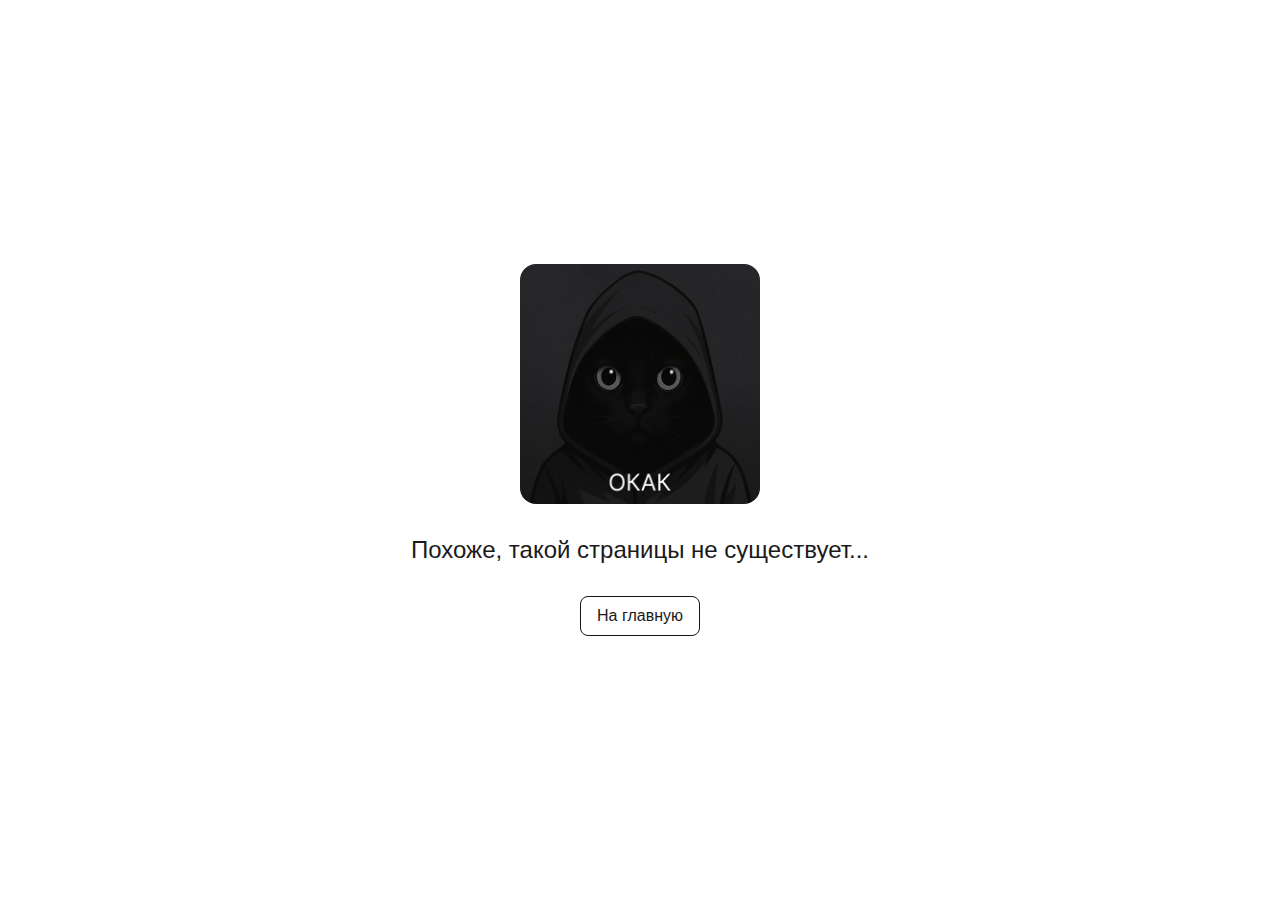
<file: empty-page.html>
<!DOCTYPE html>
<html lang="ru" data-theme="dark">
    <head>
        <meta charset="UTF-8">
        <meta name="viewport" content="width=device-width, initial-scale=1.0">

        <meta name="theme-color" media="(prefers-color-scheme: light)" content="#ffffff" />
        <meta name="theme-color" media="(prefers-color-scheme: dark)" content="#2C2C2C" />

        <title>Денис Князев | UX/UI designer</title>
        <meta name="description" content="Более 3-х лет я проектирую интерфейсы с учётом потребностей людей. Для меня важна не просто эстетика, а то, как продукт помогает человеку.">
        <meta name="author" content="Денис Князев">

        <link rel="icon" href="assets/icons/favicon.png">

        <link rel="stylesheet" href="styles/main.css">
    </head>

    <body class="empty-page">
        <img src="assets/images/empty-img.png"/>
        <p class="text-large-title text-primary">Похоже, такой страницы не существует...</p>
        <a class="to-main text-body text-primary" href="index.html">На главную</a>
        <!-- <button id="theme-toggle" class="theme-toggle">
            <svg class="icon" xmlns="http://www.w3.org/2000/svg" viewBox="0 0 24 24" fill="currentColor">
                <path d="M11 22V20C11 19.4477 11.4477 19 12 19C12.5523 19 13 19.4477 13 20V22C13 22.5523 12.5523 23 12 23C11.4477 23 11 22.5523 11 22ZM7.00732 18.4072L5.60693 19.8071C5.2164 20.1976 4.58336 20.1976 4.19287 19.8071C3.80238 19.4166 3.80244 18.7836 4.19287 18.3931L5.59277 16.9927L7.00732 18.4072ZM19.8071 18.3931L19.876 18.4688C20.1963 18.8615 20.1732 19.441 19.8071 19.8071C19.441 20.1732 18.8615 20.1963 18.4688 19.876L18.3931 19.8071L16.9927 18.4072L18.4072 16.9927L19.8071 18.3931ZM5.59277 16.9927C5.9833 16.6022 6.61682 16.6022 7.00732 16.9927C7.39783 17.3832 7.3978 18.0167 7.00732 18.4072L5.59277 16.9927ZM16.9927 16.9927C17.3832 16.6022 18.0167 16.6022 18.4072 16.9927L16.9927 18.4072C16.6022 18.0167 16.6022 17.3832 16.9927 16.9927ZM12 7C12.3984 7 12.7589 7.23657 12.9175 7.60205C13.076 7.96746 13.0025 8.39219 12.7305 8.68311C12.4061 9.02983 12.2289 9.48915 12.2368 9.96387C12.2447 10.4386 12.4368 10.8918 12.7725 11.2275C13.1082 11.5632 13.5614 11.7553 14.0361 11.7632C14.5108 11.7711 14.9702 11.5939 15.3169 11.2695C15.6078 10.9975 16.0325 10.924 16.3979 11.0825C16.7634 11.2411 17 11.6016 17 12C17 12.9889 16.7066 13.9556 16.1572 14.7778C15.6078 15.6 14.8272 16.2412 13.9136 16.6196C12.9999 16.9981 11.9943 17.0967 11.0244 16.9038C10.0546 16.7109 9.16358 16.2349 8.46436 15.5356C7.76513 14.8364 7.28914 13.9454 7.09619 12.9756C6.90327 12.0057 7.00193 11.0001 7.38037 10.0864C7.75881 9.17283 8.39996 8.39217 9.22217 7.84277C10.0444 7.29337 11.0111 7 12 7ZM10.2559 9.55908C9.79967 9.88505 9.44356 10.3329 9.22852 10.8521C9.00146 11.4002 8.94186 12.0035 9.05762 12.5854C9.17339 13.1673 9.45939 13.7016 9.87891 14.1211C10.2984 14.5406 10.8327 14.8266 11.4146 14.9424C11.9965 15.0581 12.5998 14.9985 13.1479 14.7715C13.6671 14.5564 14.1145 14.1999 14.4404 13.7437C14.2957 13.7578 14.1497 13.7651 14.0029 13.7627C13.0094 13.7461 12.061 13.3442 11.3584 12.6416C10.6558 11.939 10.2539 10.9906 10.2373 9.99707C10.2349 9.85012 10.2416 9.70396 10.2559 9.55908ZM4 11C4.55228 11 5 11.4477 5 12C5 12.5523 4.55228 13 4 13H2C1.44772 13 1 12.5523 1 12C1 11.4477 1.44772 11 2 11H4ZM22 11C22.5523 11 23 11.4477 23 12C23 12.5523 22.5523 13 22 13H20C19.4477 13 19 12.5523 19 12C19 11.4477 19.4477 11 20 11H22ZM7.00732 5.59277C7.3978 5.9833 7.39783 6.61682 7.00732 7.00732C6.61682 7.39783 5.9833 7.3978 5.59277 7.00732L7.00732 5.59277ZM18.4072 7.00732C18.0167 7.3978 17.3832 7.39783 16.9927 7.00732C16.6022 6.61682 16.6022 5.9833 16.9927 5.59277L18.4072 7.00732ZM4.19287 4.19287C4.55897 3.82677 5.13848 3.80372 5.53125 4.12402L5.60693 4.19287L7.00732 5.59277L5.59277 7.00732L4.19287 5.60693L4.12402 5.53125C3.80372 5.13848 3.82677 4.55897 4.19287 4.19287ZM18.4688 4.12402C18.8615 3.80372 19.441 3.82677 19.8071 4.19287C20.1732 4.55897 20.1963 5.13848 19.876 5.53125L19.8071 5.60693L18.4072 7.00732L16.9927 5.59277L18.3931 4.19287L18.4688 4.12402ZM11 4V2C11 1.44772 11.4477 1 12 1C12.5523 1 13 1.44772 13 2V4C13 4.55228 12.5523 5 12 5C11.4477 5 11 4.55228 11 4Z"/>
            </svg>
        </button> -->

        <script>
            const html = document.documentElement;
            const toggle = document.getElementById('theme-toggle');

            // 1. Проверяем, была ли уже сохранена тема
            const savedTheme = localStorage.getItem('theme');

            if (savedTheme) {
                html.setAttribute('data-theme', savedTheme);
            } else {
                // 2. Иначе определяем по системной настройке
                const prefersDark = window.matchMedia('(prefers-color-scheme: dark)').matches;
                html.setAttribute('data-theme', prefersDark ? 'dark' : 'light');
            }

            // 3. Переключение вручную
            toggle.addEventListener('click', () => {
                const current = html.getAttribute('data-theme');
                const next = current === 'dark' ? 'light' : 'dark';
                html.setAttribute('data-theme', next);
                localStorage.setItem('theme', next); // сохраняем выбор
            });
        </script>
    </body>

</html>
</file>
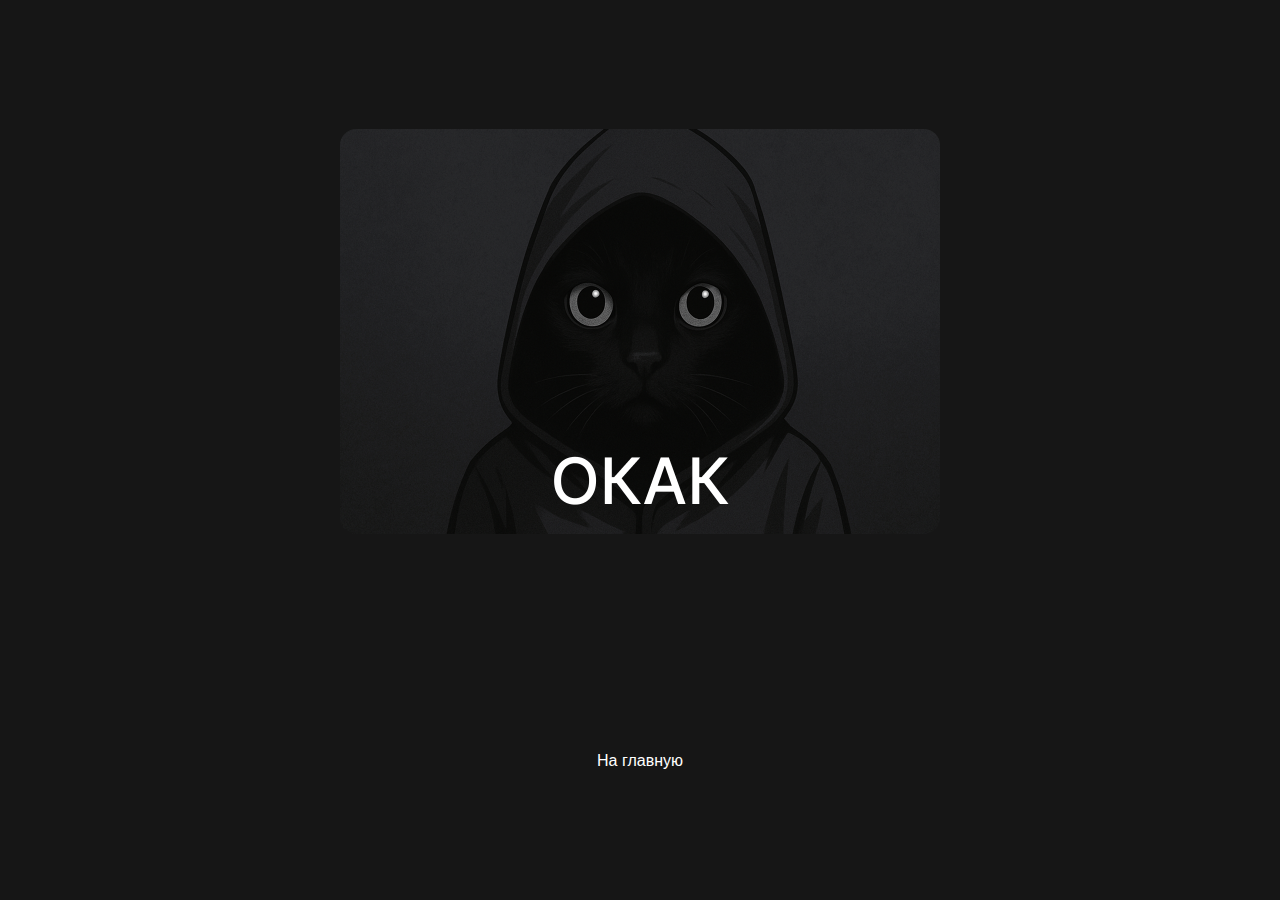
<file: okak.html>
<!DOCTYPE html>
<html lang="ru" data-theme="dark">
    <head>
        <meta charset="UTF-8">
        <meta name="viewport" content="width=device-width, initial-scale=1.0">

        <meta name="theme-color" media="(prefers-color-scheme: light)" content="#ffffff" />
        <meta name="theme-color" media="(prefers-color-scheme: dark)" content="#2C2C2C" />

        <title>Денис Князев | UX/UI designer</title>
        <meta name="description" content="Более 3-х лет я проектирую интерфейсы с учётом потребностей людей. Для меня важна не просто эстетика, а то, как продукт помогает человеку.">
        <meta name="author" content="Денис Князев">

        <link rel="icon" href="assets/icons/favicon.png">

        <link rel="stylesheet" href="styles/main.css">
    </head>

    <body style="background-color: var(--color-bg-default);">
        <img style="width: 50%; height: auto; margin: auto; border-radius: 1rem;" src="assets/images/okak-cat.png">
        <a style="margin: auto;" href="index.html" class="nav-link text-body text-primary">На главную</a>   
    </body>

</html>
</file>
<file: styles/main.css>
@import url(reset.css);
@import url(typography.css);
@import url(colors.css);
@import url(layout.css);
@import url(components.css);

html {
    scroll-behavior: smooth;
    font-size: 16px;

    @media(max-width: 768px) {
        font-size: 15px;
    }
}
</file>
